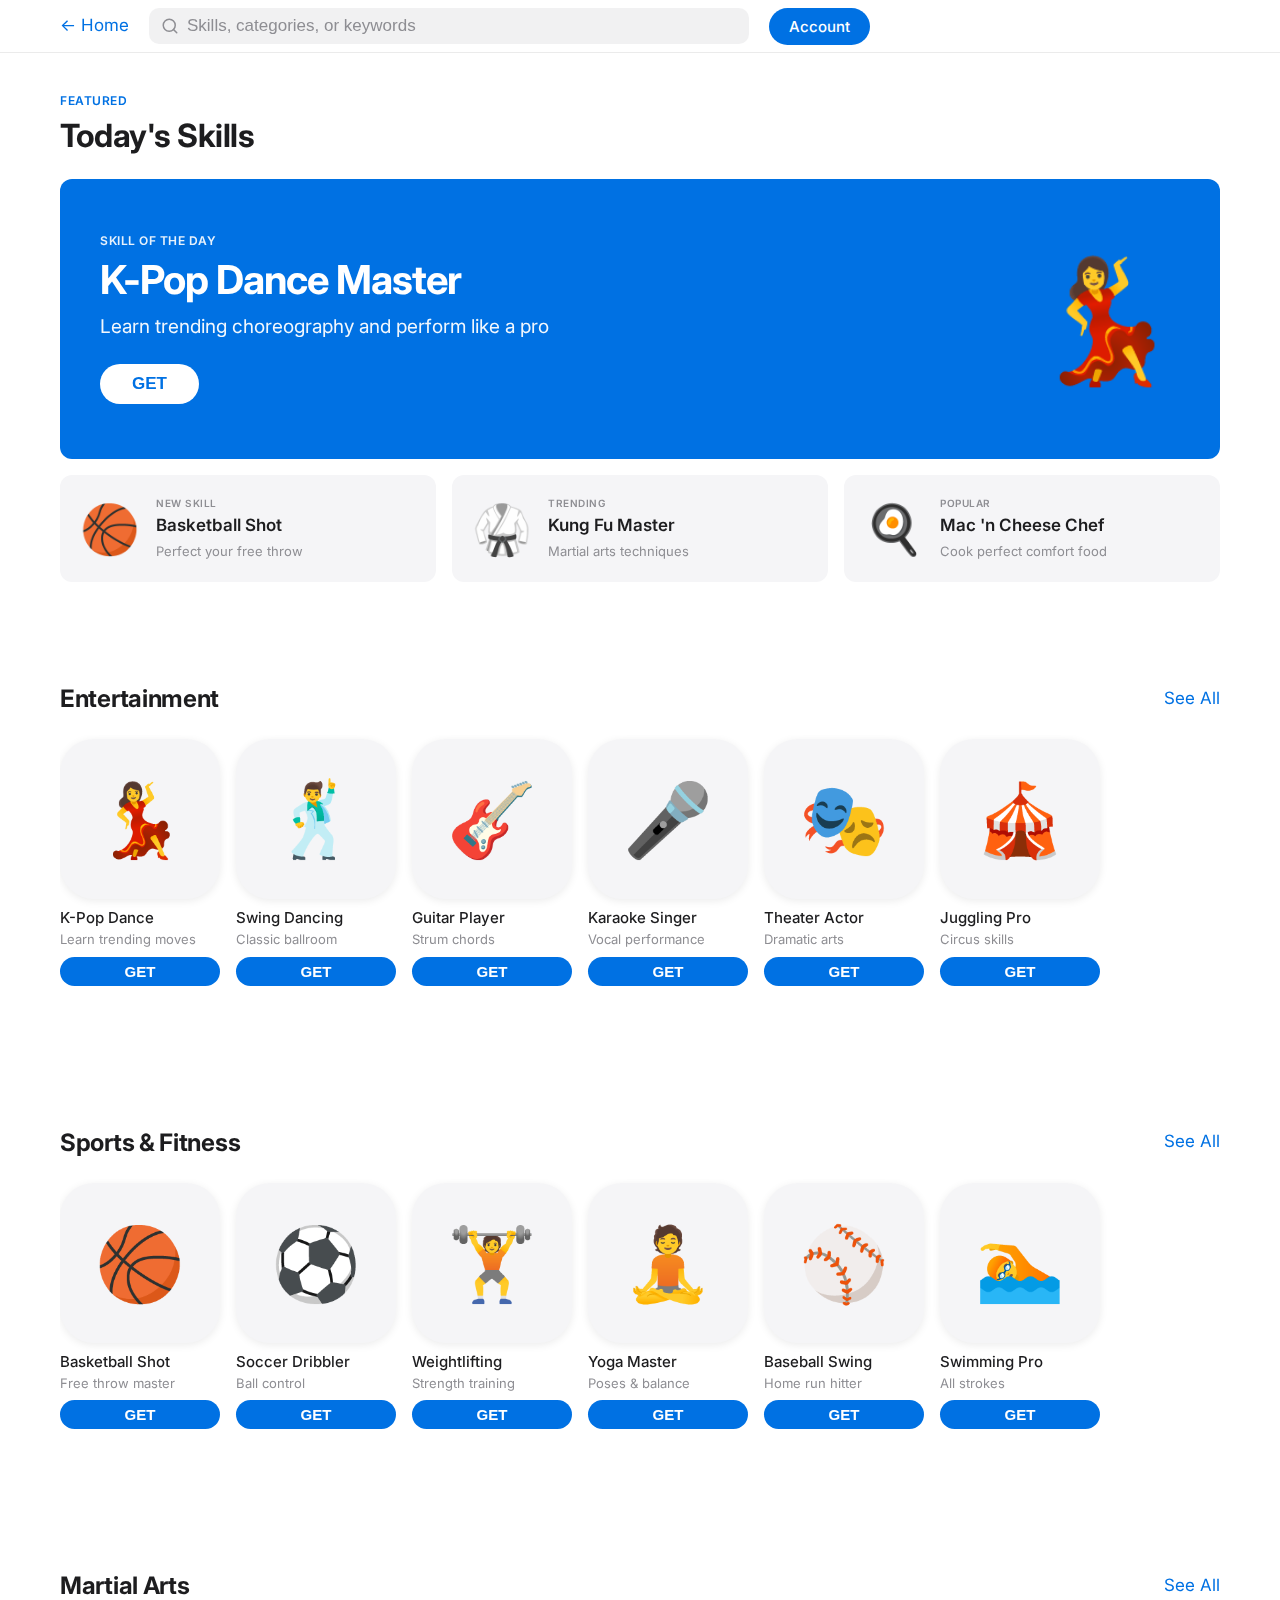
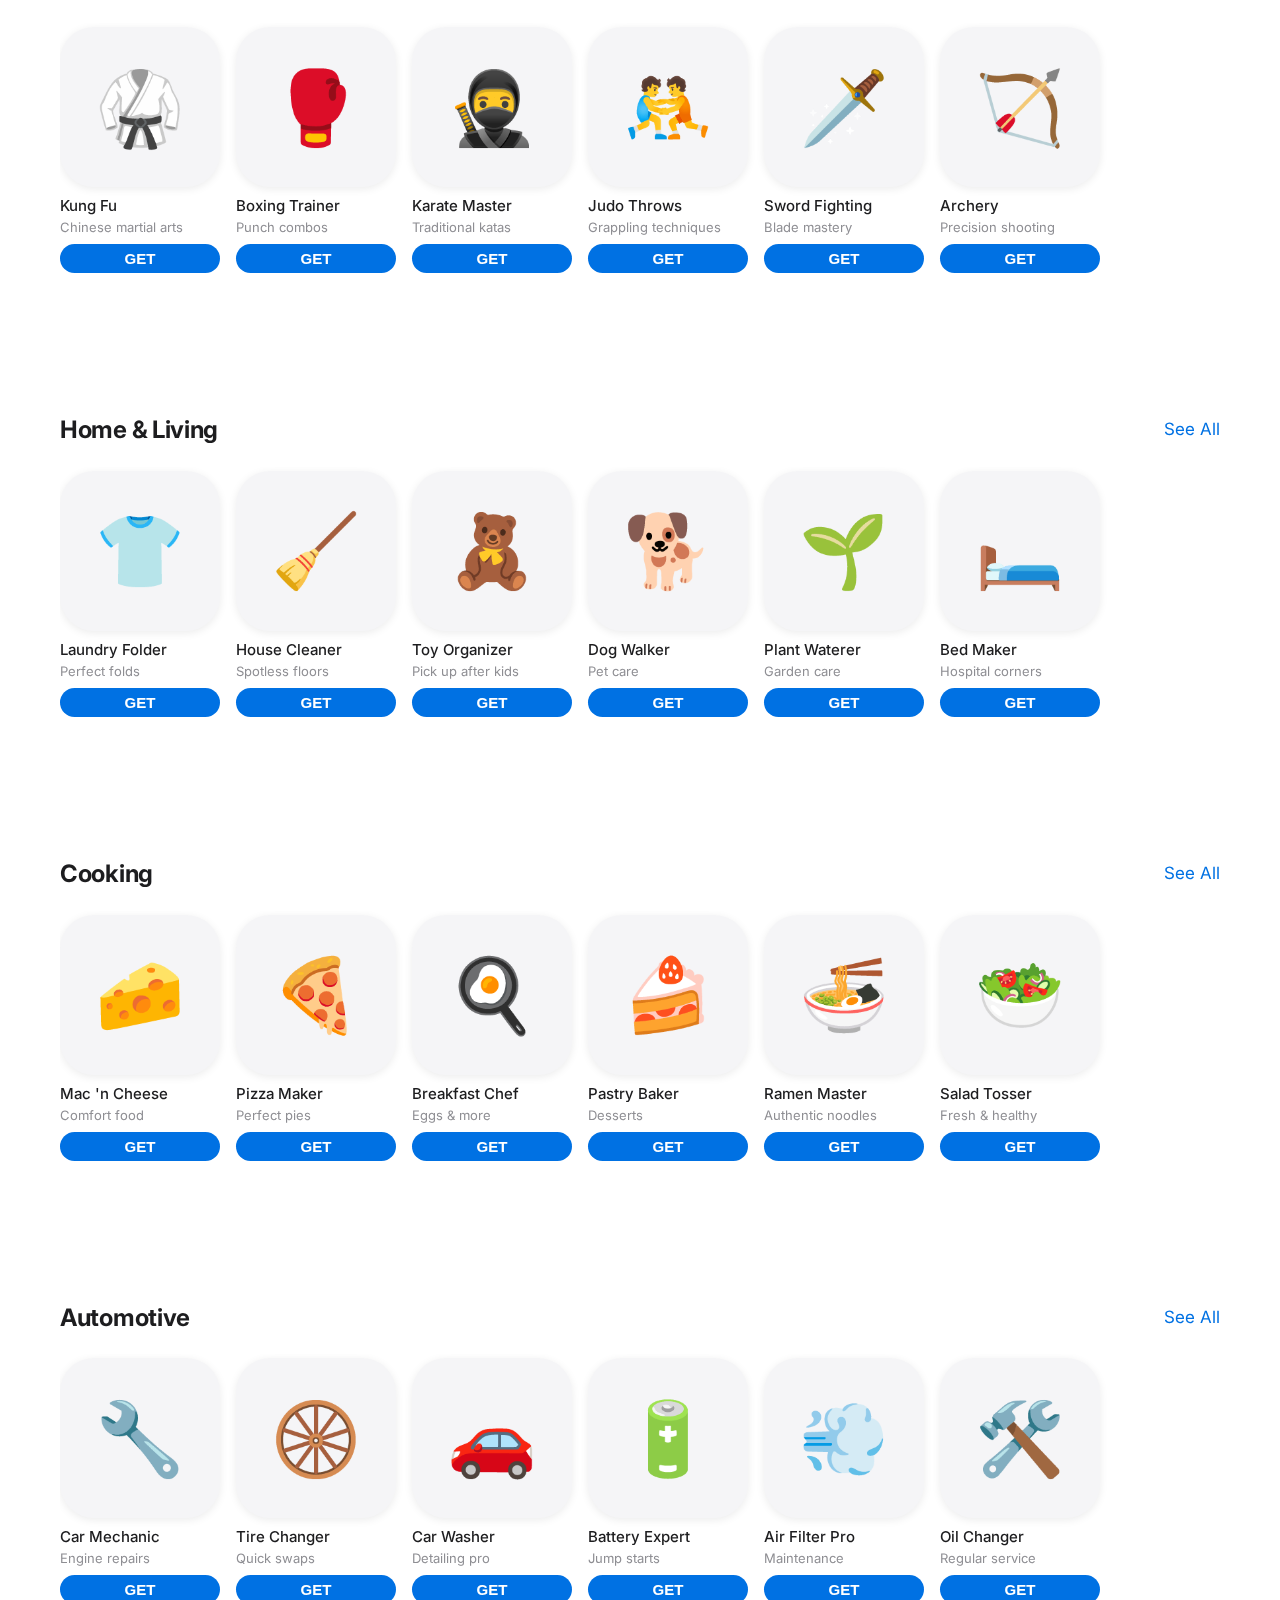
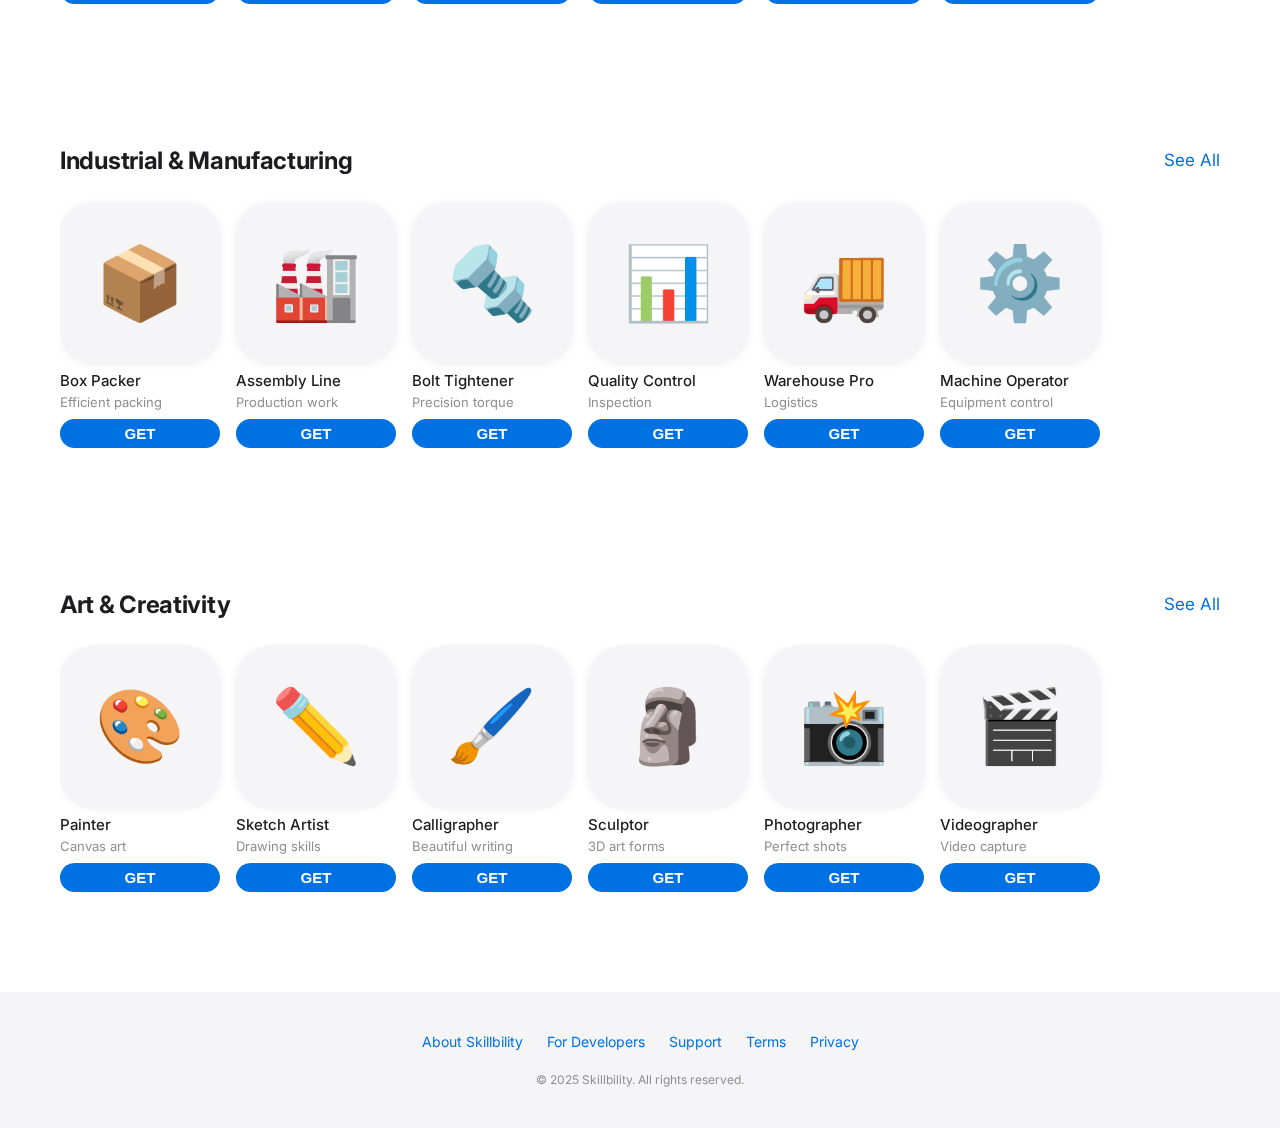
<file: index.html>
<!DOCTYPE html>
<html lang="en">
<head>
    <meta charset="UTF-8">
    <meta name="viewport" content="width=device-width, initial-scale=1.0">
    <title>Skillbility - Robot Skills Store</title>
    <meta name="description" content="Browse and download robot skills instantly">
    <link rel="preconnect" href="https://fonts.googleapis.com">
    <link rel="preconnect" href="https://fonts.gstatic.com" crossorigin>
    <link href="https://fonts.googleapis.com/css2?family=Inter:wght@400;500;600;700&display=swap" rel="stylesheet">
    <link rel="stylesheet" href="styles.css">
</head>
<body>
    <!-- Navigation -->
    <header class="app-header">
        <nav class="app-nav">
            <a href="landing.html" class="nav-back">← Home</a>
            <div class="nav-search">
                <svg width="18" height="18" viewBox="0 0 24 24" fill="none">
                    <circle cx="11" cy="11" r="8" stroke="#8e8e93" stroke-width="2"/>
                    <path d="M21 21L16.65 16.65" stroke="#8e8e93" stroke-width="2" stroke-linecap="round"/>
                </svg>
                <input type="text" placeholder="Skills, categories, or keywords" id="search">
            </div>
            <a href="account.html" class="nav-account">Account</a>
        </nav>
    </header>

    <main class="app-main">
        <!-- Featured Section -->
        <section class="featured-today">
            <div class="section-header">
                <p class="section-eyebrow">FEATURED</p>
                <h1 class="section-title">Today's Skills</h1>
            </div>
            
            <div class="featured-large">
                <div class="featured-card-large">
                    <div class="featured-info">
                        <p class="featured-label">SKILL OF THE DAY</p>
                        <h2>K-Pop Dance Master</h2>
                        <p class="featured-description">Learn trending choreography and perform like a pro</p>
                        <button class="btn-download">GET</button>
                    </div>
                    <div class="featured-icon-large">💃</div>
                </div>
            </div>

            <div class="featured-grid">
                <div class="featured-card-small">
                    <div class="featured-icon-small">🏀</div>
                    <div>
                        <p class="featured-mini-label">NEW SKILL</p>
                        <h3>Basketball Shot</h3>
                        <p class="featured-mini-desc">Perfect your free throw</p>
                    </div>
                </div>
                <div class="featured-card-small">
                    <div class="featured-icon-small">🥋</div>
                    <div>
                        <p class="featured-mini-label">TRENDING</p>
                        <h3>Kung Fu Master</h3>
                        <p class="featured-mini-desc">Martial arts techniques</p>
                    </div>
                </div>
                <div class="featured-card-small">
                    <div class="featured-icon-small">🍳</div>
                    <div>
                        <p class="featured-mini-label">POPULAR</p>
                        <h3>Mac 'n Cheese Chef</h3>
                        <p class="featured-mini-desc">Cook perfect comfort food</p>
                    </div>
                </div>
            </div>
        </section>

        <!-- Entertainment Section -->
        <section class="category-section">
            <div class="section-header-inline">
                <h2>Entertainment</h2>
                <a href="#" class="see-all">See All</a>
            </div>
            <div class="apps-row">
                <div class="app-card">
                    <div class="app-icon">💃</div>
                    <h3 class="app-name">K-Pop Dance</h3>
                    <p class="app-subtitle">Learn trending moves</p>
                    <button class="btn-get">GET</button>
                </div>
                <div class="app-card">
                    <div class="app-icon">🕺</div>
                    <h3 class="app-name">Swing Dancing</h3>
                    <p class="app-subtitle">Classic ballroom</p>
                    <button class="btn-get">GET</button>
                </div>
                <div class="app-card">
                    <div class="app-icon">🎸</div>
                    <h3 class="app-name">Guitar Player</h3>
                    <p class="app-subtitle">Strum chords</p>
                    <button class="btn-get">GET</button>
                </div>
                <div class="app-card">
                    <div class="app-icon">🎤</div>
                    <h3 class="app-name">Karaoke Singer</h3>
                    <p class="app-subtitle">Vocal performance</p>
                    <button class="btn-get">GET</button>
                </div>
                <div class="app-card">
                    <div class="app-icon">🎭</div>
                    <h3 class="app-name">Theater Actor</h3>
                    <p class="app-subtitle">Dramatic arts</p>
                    <button class="btn-get">GET</button>
                </div>
                <div class="app-card">
                    <div class="app-icon">🎪</div>
                    <h3 class="app-name">Juggling Pro</h3>
                    <p class="app-subtitle">Circus skills</p>
                    <button class="btn-get">GET</button>
                </div>
            </div>
        </section>

        <!-- Sports & Fitness Section -->
        <section class="category-section">
            <div class="section-header-inline">
                <h2>Sports & Fitness</h2>
                <a href="#" class="see-all">See All</a>
            </div>
            <div class="apps-row">
                <div class="app-card">
                    <div class="app-icon">🏀</div>
                    <h3 class="app-name">Basketball Shot</h3>
                    <p class="app-subtitle">Free throw master</p>
                    <button class="btn-get">GET</button>
                </div>
                <div class="app-card">
                    <div class="app-icon">⚽</div>
                    <h3 class="app-name">Soccer Dribbler</h3>
                    <p class="app-subtitle">Ball control</p>
                    <button class="btn-get">GET</button>
                </div>
                <div class="app-card">
                    <div class="app-icon">🏋️</div>
                    <h3 class="app-name">Weightlifting</h3>
                    <p class="app-subtitle">Strength training</p>
                    <button class="btn-get">GET</button>
                </div>
                <div class="app-card">
                    <div class="app-icon">🧘</div>
                    <h3 class="app-name">Yoga Master</h3>
                    <p class="app-subtitle">Poses & balance</p>
                    <button class="btn-get">GET</button>
                </div>
                <div class="app-card">
                    <div class="app-icon">⚾</div>
                    <h3 class="app-name">Baseball Swing</h3>
                    <p class="app-subtitle">Home run hitter</p>
                    <button class="btn-get">GET</button>
                </div>
                <div class="app-card">
                    <div class="app-icon">🏊</div>
                    <h3 class="app-name">Swimming Pro</h3>
                    <p class="app-subtitle">All strokes</p>
                    <button class="btn-get">GET</button>
                </div>
            </div>
        </section>

        <!-- Martial Arts Section -->
        <section class="category-section">
            <div class="section-header-inline">
                <h2>Martial Arts</h2>
                <a href="#" class="see-all">See All</a>
            </div>
            <div class="apps-row">
                <div class="app-card">
                    <div class="app-icon">🥋</div>
                    <h3 class="app-name">Kung Fu</h3>
                    <p class="app-subtitle">Chinese martial arts</p>
                    <button class="btn-get">GET</button>
                </div>
                <div class="app-card">
                    <div class="app-icon">🥊</div>
                    <h3 class="app-name">Boxing Trainer</h3>
                    <p class="app-subtitle">Punch combos</p>
                    <button class="btn-get">GET</button>
                </div>
                <div class="app-card">
                    <div class="app-icon">🥷</div>
                    <h3 class="app-name">Karate Master</h3>
                    <p class="app-subtitle">Traditional katas</p>
                    <button class="btn-get">GET</button>
                </div>
                <div class="app-card">
                    <div class="app-icon">🤼</div>
                    <h3 class="app-name">Judo Throws</h3>
                    <p class="app-subtitle">Grappling techniques</p>
                    <button class="btn-get">GET</button>
                </div>
                <div class="app-card">
                    <div class="app-icon">🗡️</div>
                    <h3 class="app-name">Sword Fighting</h3>
                    <p class="app-subtitle">Blade mastery</p>
                    <button class="btn-get">GET</button>
                </div>
                <div class="app-card">
                    <div class="app-icon">🏹</div>
                    <h3 class="app-name">Archery</h3>
                    <p class="app-subtitle">Precision shooting</p>
                    <button class="btn-get">GET</button>
                </div>
            </div>
        </section>

        <!-- Home & Living Section -->
        <section class="category-section">
            <div class="section-header-inline">
                <h2>Home & Living</h2>
                <a href="#" class="see-all">See All</a>
            </div>
            <div class="apps-row">
                <div class="app-card">
                    <div class="app-icon">👕</div>
                    <h3 class="app-name">Laundry Folder</h3>
                    <p class="app-subtitle">Perfect folds</p>
                    <button class="btn-get">GET</button>
                </div>
                <div class="app-card">
                    <div class="app-icon">🧹</div>
                    <h3 class="app-name">House Cleaner</h3>
                    <p class="app-subtitle">Spotless floors</p>
                    <button class="btn-get">GET</button>
                </div>
                <div class="app-card">
                    <div class="app-icon">🧸</div>
                    <h3 class="app-name">Toy Organizer</h3>
                    <p class="app-subtitle">Pick up after kids</p>
                    <button class="btn-get">GET</button>
                </div>
                <div class="app-card">
                    <div class="app-icon">🐕</div>
                    <h3 class="app-name">Dog Walker</h3>
                    <p class="app-subtitle">Pet care</p>
                    <button class="btn-get">GET</button>
                </div>
                <div class="app-card">
                    <div class="app-icon">🌱</div>
                    <h3 class="app-name">Plant Waterer</h3>
                    <p class="app-subtitle">Garden care</p>
                    <button class="btn-get">GET</button>
                </div>
                <div class="app-card">
                    <div class="app-icon">🛏️</div>
                    <h3 class="app-name">Bed Maker</h3>
                    <p class="app-subtitle">Hospital corners</p>
                    <button class="btn-get">GET</button>
                </div>
            </div>
        </section>

        <!-- Cooking Section -->
        <section class="category-section">
            <div class="section-header-inline">
                <h2>Cooking</h2>
                <a href="#" class="see-all">See All</a>
            </div>
            <div class="apps-row">
                <div class="app-card">
                    <div class="app-icon">🧀</div>
                    <h3 class="app-name">Mac 'n Cheese</h3>
                    <p class="app-subtitle">Comfort food</p>
                    <button class="btn-get">GET</button>
                </div>
                <div class="app-card">
                    <div class="app-icon">🍕</div>
                    <h3 class="app-name">Pizza Maker</h3>
                    <p class="app-subtitle">Perfect pies</p>
                    <button class="btn-get">GET</button>
                </div>
                <div class="app-card">
                    <div class="app-icon">🍳</div>
                    <h3 class="app-name">Breakfast Chef</h3>
                    <p class="app-subtitle">Eggs & more</p>
                    <button class="btn-get">GET</button>
                </div>
                <div class="app-card">
                    <div class="app-icon">🍰</div>
                    <h3 class="app-name">Pastry Baker</h3>
                    <p class="app-subtitle">Desserts</p>
                    <button class="btn-get">GET</button>
                </div>
                <div class="app-card">
                    <div class="app-icon">🍜</div>
                    <h3 class="app-name">Ramen Master</h3>
                    <p class="app-subtitle">Authentic noodles</p>
                    <button class="btn-get">GET</button>
                </div>
                <div class="app-card">
                    <div class="app-icon">🥗</div>
                    <h3 class="app-name">Salad Tosser</h3>
                    <p class="app-subtitle">Fresh & healthy</p>
                    <button class="btn-get">GET</button>
                </div>
            </div>
        </section>

        <!-- Automotive Section -->
        <section class="category-section">
            <div class="section-header-inline">
                <h2>Automotive</h2>
                <a href="#" class="see-all">See All</a>
            </div>
            <div class="apps-row">
                <div class="app-card">
                    <div class="app-icon">🔧</div>
                    <h3 class="app-name">Car Mechanic</h3>
                    <p class="app-subtitle">Engine repairs</p>
                    <button class="btn-get">GET</button>
                </div>
                <div class="app-card">
                    <div class="app-icon">🛞</div>
                    <h3 class="app-name">Tire Changer</h3>
                    <p class="app-subtitle">Quick swaps</p>
                    <button class="btn-get">GET</button>
                </div>
                <div class="app-card">
                    <div class="app-icon">🚗</div>
                    <h3 class="app-name">Car Washer</h3>
                    <p class="app-subtitle">Detailing pro</p>
                    <button class="btn-get">GET</button>
                </div>
                <div class="app-card">
                    <div class="app-icon">🔋</div>
                    <h3 class="app-name">Battery Expert</h3>
                    <p class="app-subtitle">Jump starts</p>
                    <button class="btn-get">GET</button>
                </div>
                <div class="app-card">
                    <div class="app-icon">💨</div>
                    <h3 class="app-name">Air Filter Pro</h3>
                    <p class="app-subtitle">Maintenance</p>
                    <button class="btn-get">GET</button>
                </div>
                <div class="app-card">
                    <div class="app-icon">🛠️</div>
                    <h3 class="app-name">Oil Changer</h3>
                    <p class="app-subtitle">Regular service</p>
                    <button class="btn-get">GET</button>
                </div>
            </div>
        </section>

        <!-- Industrial Section -->
        <section class="category-section">
            <div class="section-header-inline">
                <h2>Industrial & Manufacturing</h2>
                <a href="#" class="see-all">See All</a>
            </div>
            <div class="apps-row">
                <div class="app-card">
                    <div class="app-icon">📦</div>
                    <h3 class="app-name">Box Packer</h3>
                    <p class="app-subtitle">Efficient packing</p>
                    <button class="btn-get">GET</button>
                </div>
                <div class="app-card">
                    <div class="app-icon">🏭</div>
                    <h3 class="app-name">Assembly Line</h3>
                    <p class="app-subtitle">Production work</p>
                    <button class="btn-get">GET</button>
                </div>
                <div class="app-card">
                    <div class="app-icon">🔩</div>
                    <h3 class="app-name">Bolt Tightener</h3>
                    <p class="app-subtitle">Precision torque</p>
                    <button class="btn-get">GET</button>
                </div>
                <div class="app-card">
                    <div class="app-icon">📊</div>
                    <h3 class="app-name">Quality Control</h3>
                    <p class="app-subtitle">Inspection</p>
                    <button class="btn-get">GET</button>
                </div>
                <div class="app-card">
                    <div class="app-icon">🚚</div>
                    <h3 class="app-name">Warehouse Pro</h3>
                    <p class="app-subtitle">Logistics</p>
                    <button class="btn-get">GET</button>
                </div>
                <div class="app-card">
                    <div class="app-icon">⚙️</div>
                    <h3 class="app-name">Machine Operator</h3>
                    <p class="app-subtitle">Equipment control</p>
                    <button class="btn-get">GET</button>
                </div>
            </div>
        </section>

        <!-- Art & Creativity Section -->
        <section class="category-section">
            <div class="section-header-inline">
                <h2>Art & Creativity</h2>
                <a href="#" class="see-all">See All</a>
            </div>
            <div class="apps-row">
                <div class="app-card">
                    <div class="app-icon">🎨</div>
                    <h3 class="app-name">Painter</h3>
                    <p class="app-subtitle">Canvas art</p>
                    <button class="btn-get">GET</button>
                </div>
                <div class="app-card">
                    <div class="app-icon">✏️</div>
                    <h3 class="app-name">Sketch Artist</h3>
                    <p class="app-subtitle">Drawing skills</p>
                    <button class="btn-get">GET</button>
                </div>
                <div class="app-card">
                    <div class="app-icon">🖌️</div>
                    <h3 class="app-name">Calligrapher</h3>
                    <p class="app-subtitle">Beautiful writing</p>
                    <button class="btn-get">GET</button>
                </div>
                <div class="app-card">
                    <div class="app-icon">🗿</div>
                    <h3 class="app-name">Sculptor</h3>
                    <p class="app-subtitle">3D art forms</p>
                    <button class="btn-get">GET</button>
                </div>
                <div class="app-card">
                    <div class="app-icon">📸</div>
                    <h3 class="app-name">Photographer</h3>
                    <p class="app-subtitle">Perfect shots</p>
                    <button class="btn-get">GET</button>
                </div>
                <div class="app-card">
                    <div class="app-icon">🎬</div>
                    <h3 class="app-name">Videographer</h3>
                    <p class="app-subtitle">Video capture</p>
                    <button class="btn-get">GET</button>
                </div>
            </div>
        </section>

    </main>

    <footer class="app-footer">
        <div class="footer-content">
            <div class="footer-links">
                <a href="landing.html">About Skillbility</a>
                <a href="#">For Developers</a>
                <a href="#">Support</a>
                <a href="#">Terms</a>
                <a href="#">Privacy</a>
            </div>
            <p class="footer-copyright">© 2025 Skillbility. All rights reserved.</p>
        </div>
    </footer>

    <script src="script.js"></script>
</body>
</html>
</file>
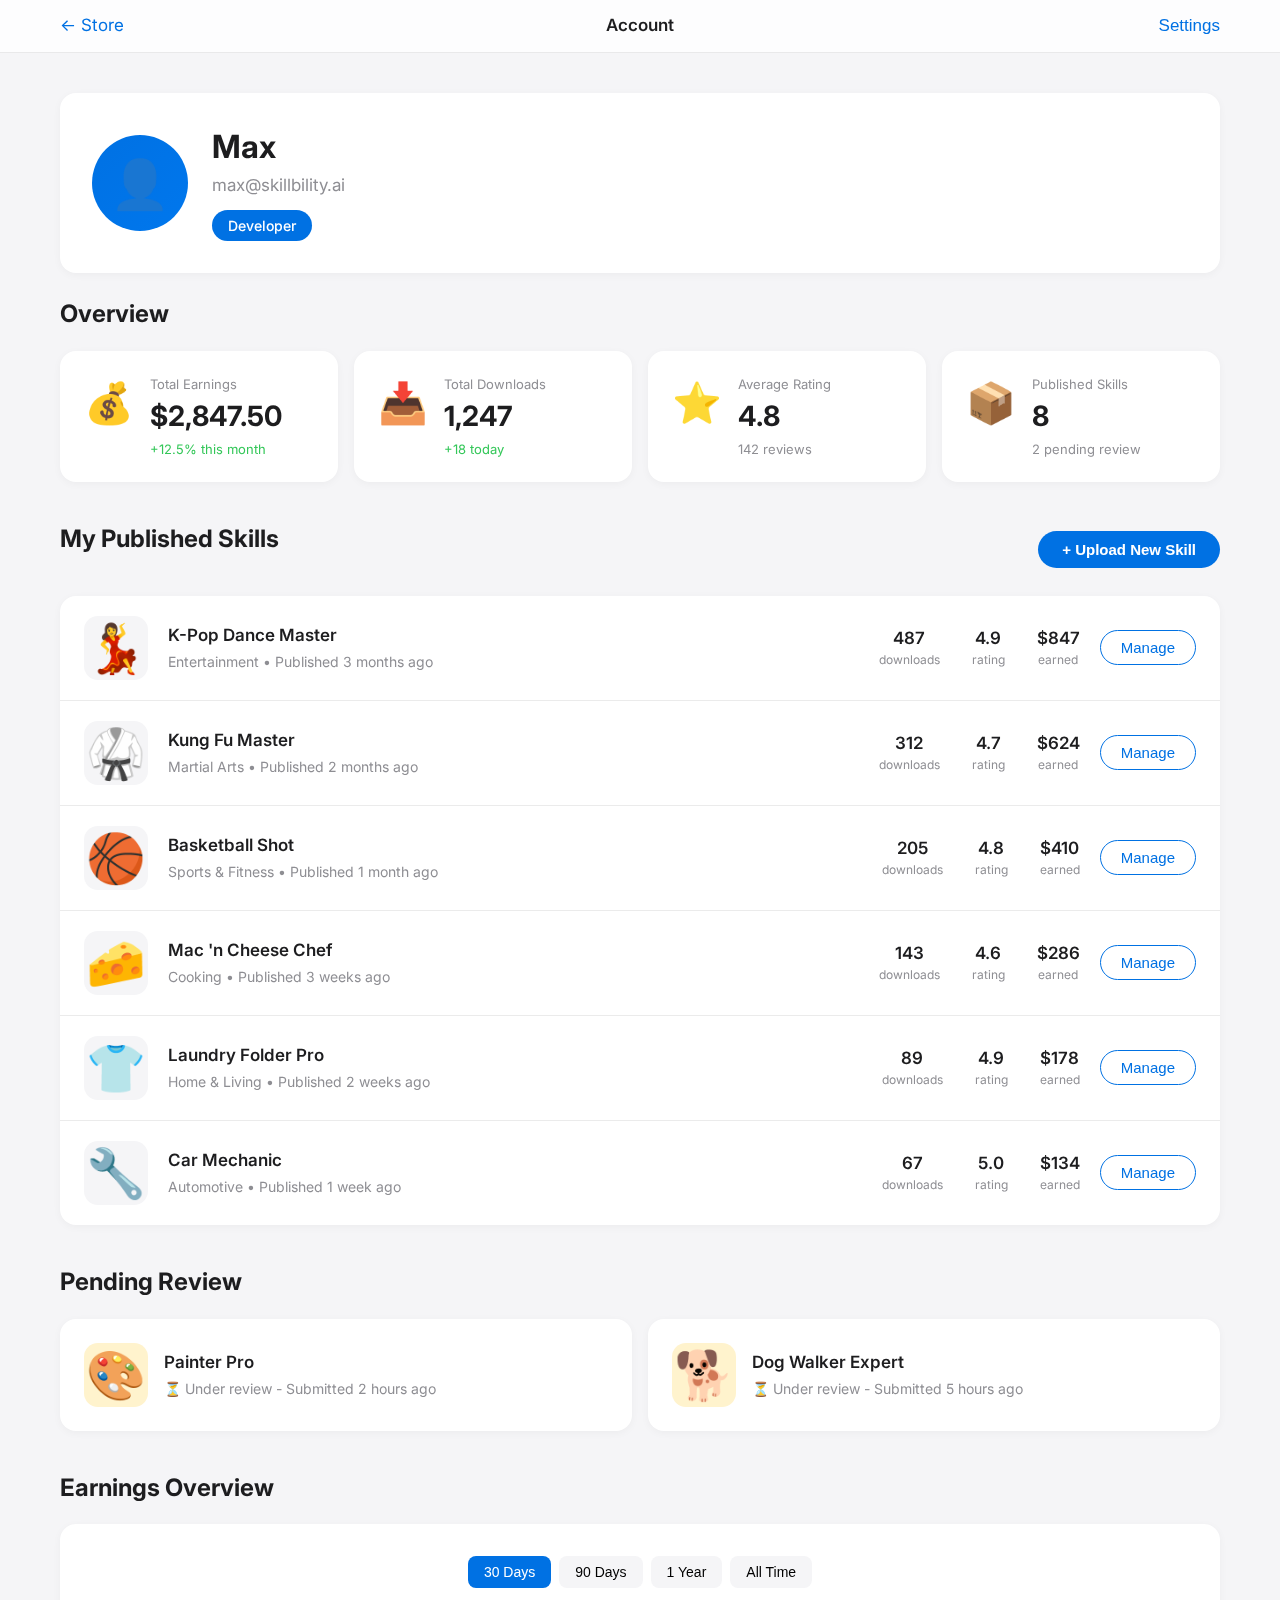
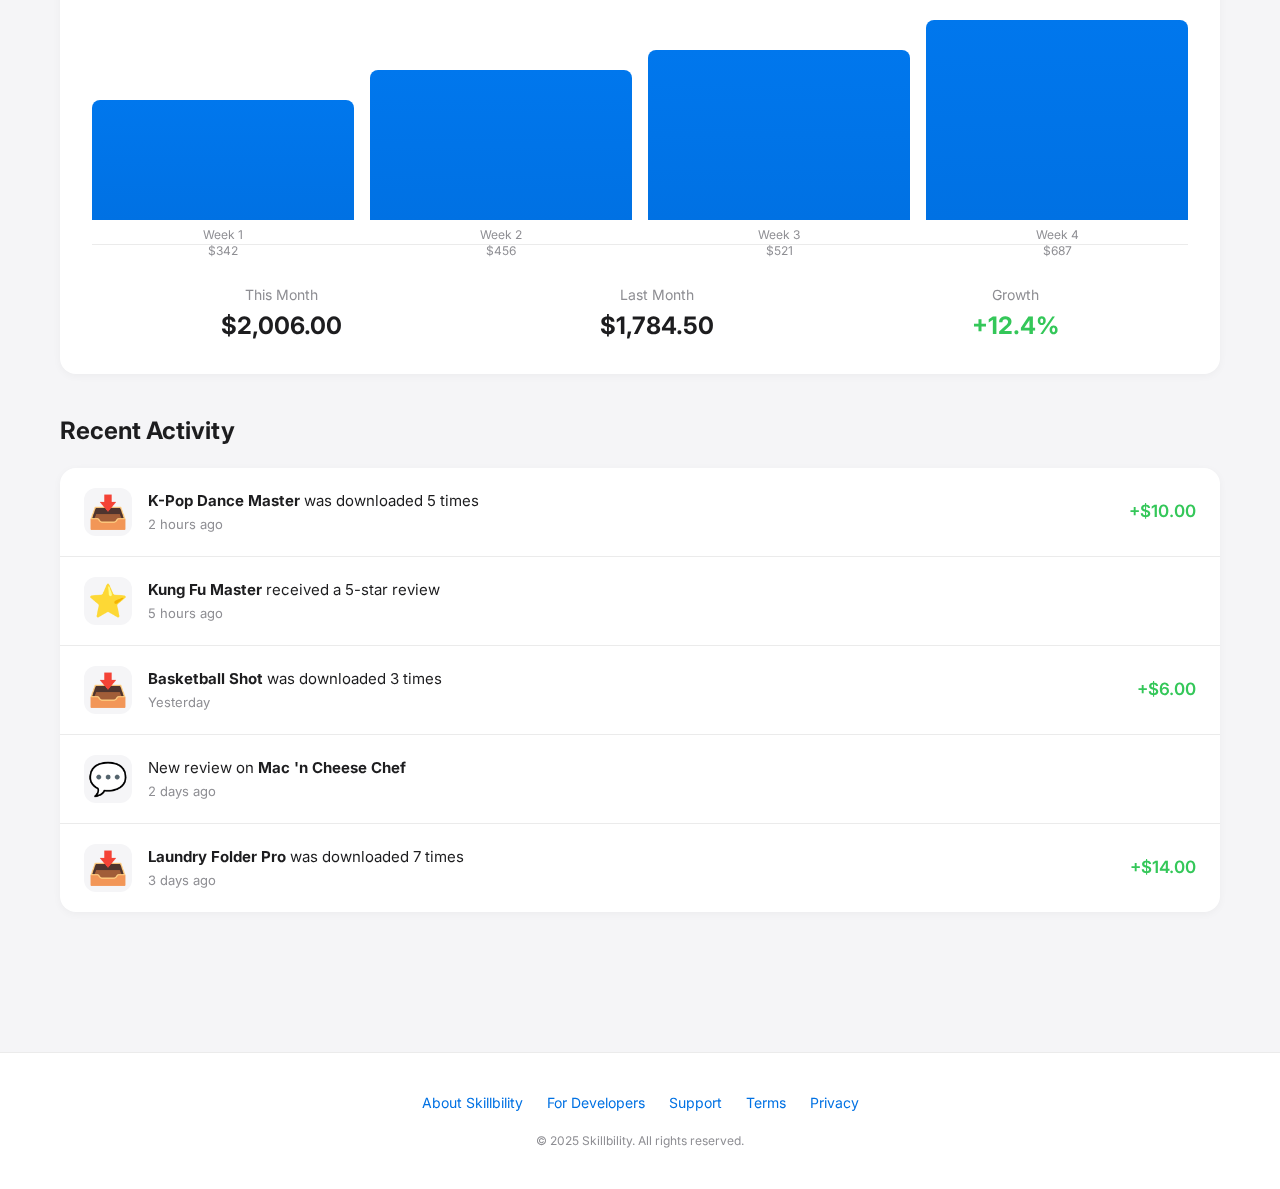
<file: account.html>
<!DOCTYPE html>
<html lang="en">
<head>
    <meta charset="UTF-8">
    <meta name="viewport" content="width=device-width, initial-scale=1.0">
    <title>Account Dashboard - Skillbility</title>
    <link rel="preconnect" href="https://fonts.googleapis.com">
    <link rel="preconnect" href="https://fonts.gstatic.com" crossorigin>
    <link href="https://fonts.googleapis.com/css2?family=Inter:wght@400;500;600;700&display=swap" rel="stylesheet">
    <link rel="stylesheet" href="account-styles.css">
</head>
<body>
    <!-- Navigation -->
    <header class="app-header">
        <nav class="app-nav">
            <a href="index.html" class="nav-back">← Store</a>
            <div class="nav-title">Account</div>
            <button class="nav-settings">Settings</button>
        </nav>
    </header>

    <main class="dashboard-main">
        <!-- User Profile Section -->
        <section class="profile-section">
            <div class="profile-header">
                <div class="profile-avatar">👤</div>
                <div class="profile-info">
                    <h1>Max</h1>
                    <p class="profile-email">max@skillbility.ai</p>
                    <span class="profile-badge">Developer</span>
                </div>
            </div>
        </section>

        <!-- Stats Overview -->
        <section class="stats-section">
            <h2 class="section-title">Overview</h2>
            <div class="stats-grid">
                <div class="stat-card">
                    <div class="stat-icon">💰</div>
                    <div class="stat-info">
                        <p class="stat-label">Total Earnings</p>
                        <h3 class="stat-value">$2,847.50</h3>
                        <p class="stat-change positive">+12.5% this month</p>
                    </div>
                </div>
                <div class="stat-card">
                    <div class="stat-icon">📥</div>
                    <div class="stat-info">
                        <p class="stat-label">Total Downloads</p>
                        <h3 class="stat-value">1,247</h3>
                        <p class="stat-change positive">+18 today</p>
                    </div>
                </div>
                <div class="stat-card">
                    <div class="stat-icon">⭐</div>
                    <div class="stat-info">
                        <p class="stat-label">Average Rating</p>
                        <h3 class="stat-value">4.8</h3>
                        <p class="stat-change">142 reviews</p>
                    </div>
                </div>
                <div class="stat-card">
                    <div class="stat-icon">📦</div>
                    <div class="stat-info">
                        <p class="stat-label">Published Skills</p>
                        <h3 class="stat-value">8</h3>
                        <p class="stat-change">2 pending review</p>
                    </div>
                </div>
            </div>
        </section>

        <!-- My Skills Section -->
        <section class="my-skills-section">
            <div class="section-header-inline">
                <h2 class="section-title">My Published Skills</h2>
                <button class="btn-primary">+ Upload New Skill</button>
            </div>

            <div class="skills-table">
                <div class="skill-row">
                    <div class="skill-icon-small">💃</div>
                    <div class="skill-details">
                        <h3 class="skill-name">K-Pop Dance Master</h3>
                        <p class="skill-meta">Entertainment • Published 3 months ago</p>
                    </div>
                    <div class="skill-stats">
                        <div class="skill-stat">
                            <span class="stat-number">487</span>
                            <span class="stat-text">downloads</span>
                        </div>
                        <div class="skill-stat">
                            <span class="stat-number">4.9</span>
                            <span class="stat-text">rating</span>
                        </div>
                        <div class="skill-stat">
                            <span class="stat-number">$847</span>
                            <span class="stat-text">earned</span>
                        </div>
                    </div>
                    <button class="btn-manage">Manage</button>
                </div>

                <div class="skill-row">
                    <div class="skill-icon-small">🥋</div>
                    <div class="skill-details">
                        <h3 class="skill-name">Kung Fu Master</h3>
                        <p class="skill-meta">Martial Arts • Published 2 months ago</p>
                    </div>
                    <div class="skill-stats">
                        <div class="skill-stat">
                            <span class="stat-number">312</span>
                            <span class="stat-text">downloads</span>
                        </div>
                        <div class="skill-stat">
                            <span class="stat-number">4.7</span>
                            <span class="stat-text">rating</span>
                        </div>
                        <div class="skill-stat">
                            <span class="stat-number">$624</span>
                            <span class="stat-text">earned</span>
                        </div>
                    </div>
                    <button class="btn-manage">Manage</button>
                </div>

                <div class="skill-row">
                    <div class="skill-icon-small">🏀</div>
                    <div class="skill-details">
                        <h3 class="skill-name">Basketball Shot</h3>
                        <p class="skill-meta">Sports & Fitness • Published 1 month ago</p>
                    </div>
                    <div class="skill-stats">
                        <div class="skill-stat">
                            <span class="stat-number">205</span>
                            <span class="stat-text">downloads</span>
                        </div>
                        <div class="skill-stat">
                            <span class="stat-number">4.8</span>
                            <span class="stat-text">rating</span>
                        </div>
                        <div class="skill-stat">
                            <span class="stat-number">$410</span>
                            <span class="stat-text">earned</span>
                        </div>
                    </div>
                    <button class="btn-manage">Manage</button>
                </div>

                <div class="skill-row">
                    <div class="skill-icon-small">🧀</div>
                    <div class="skill-details">
                        <h3 class="skill-name">Mac 'n Cheese Chef</h3>
                        <p class="skill-meta">Cooking • Published 3 weeks ago</p>
                    </div>
                    <div class="skill-stats">
                        <div class="skill-stat">
                            <span class="stat-number">143</span>
                            <span class="stat-text">downloads</span>
                        </div>
                        <div class="skill-stat">
                            <span class="stat-number">4.6</span>
                            <span class="stat-text">rating</span>
                        </div>
                        <div class="skill-stat">
                            <span class="stat-number">$286</span>
                            <span class="stat-text">earned</span>
                        </div>
                    </div>
                    <button class="btn-manage">Manage</button>
                </div>

                <div class="skill-row">
                    <div class="skill-icon-small">👕</div>
                    <div class="skill-details">
                        <h3 class="skill-name">Laundry Folder Pro</h3>
                        <p class="skill-meta">Home & Living • Published 2 weeks ago</p>
                    </div>
                    <div class="skill-stats">
                        <div class="skill-stat">
                            <span class="stat-number">89</span>
                            <span class="stat-text">downloads</span>
                        </div>
                        <div class="skill-stat">
                            <span class="stat-number">4.9</span>
                            <span class="stat-text">rating</span>
                        </div>
                        <div class="skill-stat">
                            <span class="stat-number">$178</span>
                            <span class="stat-text">earned</span>
                        </div>
                    </div>
                    <button class="btn-manage">Manage</button>
                </div>

                <div class="skill-row">
                    <div class="skill-icon-small">🔧</div>
                    <div class="skill-details">
                        <h3 class="skill-name">Car Mechanic</h3>
                        <p class="skill-meta">Automotive • Published 1 week ago</p>
                    </div>
                    <div class="skill-stats">
                        <div class="skill-stat">
                            <span class="stat-number">67</span>
                            <span class="stat-text">downloads</span>
                        </div>
                        <div class="skill-stat">
                            <span class="stat-number">5.0</span>
                            <span class="stat-text">rating</span>
                        </div>
                        <div class="skill-stat">
                            <span class="stat-number">$134</span>
                            <span class="stat-text">earned</span>
                        </div>
                    </div>
                    <button class="btn-manage">Manage</button>
                </div>
            </div>
        </section>

        <!-- Pending Skills -->
        <section class="pending-section">
            <h2 class="section-title">Pending Review</h2>
            <div class="pending-cards">
                <div class="pending-card">
                    <div class="pending-icon">🎨</div>
                    <div class="pending-info">
                        <h3>Painter Pro</h3>
                        <p class="pending-status">⏳ Under review - Submitted 2 hours ago</p>
                    </div>
                </div>
                <div class="pending-card">
                    <div class="pending-icon">🐕</div>
                    <div class="pending-info">
                        <h3>Dog Walker Expert</h3>
                        <p class="pending-status">⏳ Under review - Submitted 5 hours ago</p>
                    </div>
                </div>
            </div>
        </section>

        <!-- Earnings Chart -->
        <section class="earnings-section">
            <h2 class="section-title">Earnings Overview</h2>
            <div class="earnings-card">
                <div class="earnings-period">
                    <button class="period-btn active">30 Days</button>
                    <button class="period-btn">90 Days</button>
                    <button class="period-btn">1 Year</button>
                    <button class="period-btn">All Time</button>
                </div>
                <div class="earnings-chart">
                    <div class="chart-bar" style="height: 60%;">
                        <span class="chart-label">Week 1<br>$342</span>
                    </div>
                    <div class="chart-bar" style="height: 75%;">
                        <span class="chart-label">Week 2<br>$456</span>
                    </div>
                    <div class="chart-bar" style="height: 85%;">
                        <span class="chart-label">Week 3<br>$521</span>
                    </div>
                    <div class="chart-bar" style="height: 100%;">
                        <span class="chart-label">Week 4<br>$687</span>
                    </div>
                </div>
                <div class="earnings-summary">
                    <div class="summary-item">
                        <p class="summary-label">This Month</p>
                        <p class="summary-value">$2,006.00</p>
                    </div>
                    <div class="summary-item">
                        <p class="summary-label">Last Month</p>
                        <p class="summary-value">$1,784.50</p>
                    </div>
                    <div class="summary-item">
                        <p class="summary-label">Growth</p>
                        <p class="summary-value positive">+12.4%</p>
                    </div>
                </div>
            </div>
        </section>

        <!-- Recent Activity -->
        <section class="activity-section">
            <h2 class="section-title">Recent Activity</h2>
            <div class="activity-list">
                <div class="activity-item">
                    <div class="activity-icon">📥</div>
                    <div class="activity-info">
                        <p class="activity-text"><strong>K-Pop Dance Master</strong> was downloaded 5 times</p>
                        <p class="activity-time">2 hours ago</p>
                    </div>
                    <div class="activity-amount">+$10.00</div>
                </div>
                <div class="activity-item">
                    <div class="activity-icon">⭐</div>
                    <div class="activity-info">
                        <p class="activity-text"><strong>Kung Fu Master</strong> received a 5-star review</p>
                        <p class="activity-time">5 hours ago</p>
                    </div>
                </div>
                <div class="activity-item">
                    <div class="activity-icon">📥</div>
                    <div class="activity-info">
                        <p class="activity-text"><strong>Basketball Shot</strong> was downloaded 3 times</p>
                        <p class="activity-time">Yesterday</p>
                    </div>
                    <div class="activity-amount">+$6.00</div>
                </div>
                <div class="activity-item">
                    <div class="activity-icon">💬</div>
                    <div class="activity-info">
                        <p class="activity-text">New review on <strong>Mac 'n Cheese Chef</strong></p>
                        <p class="activity-time">2 days ago</p>
                    </div>
                </div>
                <div class="activity-item">
                    <div class="activity-icon">📥</div>
                    <div class="activity-info">
                        <p class="activity-text"><strong>Laundry Folder Pro</strong> was downloaded 7 times</p>
                        <p class="activity-time">3 days ago</p>
                    </div>
                    <div class="activity-amount">+$14.00</div>
                </div>
            </div>
        </section>

    </main>

    <footer class="app-footer">
        <div class="footer-content">
            <div class="footer-links">
                <a href="landing.html">About Skillbility</a>
                <a href="#">For Developers</a>
                <a href="#">Support</a>
                <a href="#">Terms</a>
                <a href="#">Privacy</a>
            </div>
            <p class="footer-copyright">© 2025 Skillbility. All rights reserved.</p>
        </div>
    </footer>

</body>
</html>
</file>
<file: styles.css>
/* Reset and Base Styles */
* {
    margin: 0;
    padding: 0;
    box-sizing: border-box;
}

body {
    font-family: -apple-system, BlinkMacSystemFont, 'Inter', 'SF Pro Display', 'Segoe UI', sans-serif;
    background-color: #ffffff;
    color: #1d1d1f;
    line-height: 1.4;
    -webkit-font-smoothing: antialiased;
}

/* Header Navigation */
.app-header {
    position: sticky;
    top: 0;
    background-color: rgba(255, 255, 255, 0.8);
    backdrop-filter: saturate(180%) blur(20px);
    border-bottom: 0.5px solid rgba(0, 0, 0, 0.08);
    z-index: 100;
}

.app-nav {
    max-width: 1200px;
    margin: 0 auto;
    padding: 0 20px;
    height: 52px;
    display: flex;
    align-items: center;
    gap: 20px;
}

.nav-back {
    color: #0071e3;
    text-decoration: none;
    font-size: 17px;
    font-weight: 400;
    white-space: nowrap;
}

.nav-search {
    flex: 1;
    max-width: 600px;
    background-color: rgba(142, 142, 147, 0.12);
    border-radius: 10px;
    padding: 8px 12px;
    display: flex;
    align-items: center;
    gap: 8px;
}

.nav-search input {
    flex: 1;
    border: none;
    background: transparent;
    outline: none;
    font-size: 17px;
    color: #1d1d1f;
}

.nav-search input::placeholder {
    color: #8e8e93;
}

.nav-account {
    background-color: #0071e3;
    color: white;
    border: none;
    border-radius: 980px;
    padding: 8px 20px;
    font-size: 15px;
    font-weight: 500;
    cursor: pointer;
    white-space: nowrap;
    text-decoration: none;
    display: inline-block;
}

.nav-account:hover {
    background-color: #0077ed;
}

/* Main Content */
.app-main {
    max-width: 1200px;
    margin: 0 auto;
    padding: 0 20px;
}

/* Section Headers */
.section-header {
    margin: 40px 0 20px;
}

.section-eyebrow {
    color: #0071e3;
    font-size: 12px;
    font-weight: 600;
    letter-spacing: 0.5px;
    text-transform: uppercase;
    margin-bottom: 4px;
}

.section-title {
    font-size: 32px;
    font-weight: 700;
    letter-spacing: -0.5px;
    margin-bottom: 8px;
}

.section-header-inline {
    display: flex;
    justify-content: space-between;
    align-items: center;
    margin: 40px 0 20px;
}

.section-header-inline h2 {
    font-size: 24px;
    font-weight: 700;
    letter-spacing: -0.3px;
}

.see-all {
    color: #0071e3;
    text-decoration: none;
    font-size: 17px;
    font-weight: 400;
}

.see-all:hover {
    text-decoration: underline;
}

/* Featured Today Section */
.featured-today {
    margin-top: 20px;
}

.featured-large {
    margin: 20px 0 16px;
}

.featured-card-large {
    background: #0071e3;
    border-radius: 12px;
    padding: 40px;
    display: flex;
    justify-content: space-between;
    align-items: center;
    color: white;
    min-height: 280px;
}

.featured-info {
    max-width: 50%;
}

.featured-label {
    font-size: 12px;
    font-weight: 600;
    letter-spacing: 0.5px;
    text-transform: uppercase;
    opacity: 0.9;
    margin-bottom: 8px;
}

.featured-card-large h2 {
    font-size: 40px;
    font-weight: 700;
    letter-spacing: -1px;
    margin-bottom: 12px;
    line-height: 1.1;
}

.featured-description {
    font-size: 19px;
    line-height: 1.4;
    opacity: 0.95;
    margin-bottom: 24px;
}

.btn-download {
    background-color: white;
    color: #0071e3;
    border: none;
    border-radius: 980px;
    padding: 10px 32px;
    font-size: 17px;
    font-weight: 600;
    cursor: pointer;
    transition: opacity 0.2s;
}

.btn-download:hover {
    opacity: 0.9;
}

.featured-icon-large {
    font-size: 120px;
    line-height: 1;
}

/* Featured Grid */
.featured-grid {
    display: grid;
    grid-template-columns: repeat(3, 1fr);
    gap: 16px;
    margin-bottom: 20px;
}

.featured-card-small {
    background-color: #f5f5f7;
    border-radius: 12px;
    padding: 20px;
    display: flex;
    gap: 16px;
    align-items: center;
    cursor: pointer;
    transition: background-color 0.2s;
}

.featured-card-small:hover {
    background-color: #e8e8ed;
}

.featured-icon-small {
    font-size: 48px;
    flex-shrink: 0;
}

.featured-mini-label {
    font-size: 10px;
    font-weight: 600;
    letter-spacing: 0.5px;
    text-transform: uppercase;
    color: #8e8e93;
    margin-bottom: 4px;
}

.featured-card-small h3 {
    font-size: 17px;
    font-weight: 600;
    margin-bottom: 4px;
}

.featured-mini-desc {
    font-size: 13px;
    color: #8e8e93;
}

/* Category Sections */
.category-section {
    margin: 40px 0;
    padding: 20px 0;
}

/* Apps Row - Horizontal Scroll */
.apps-row {
    display: flex;
    gap: 16px;
    overflow-x: auto;
    overflow-y: hidden;
    scroll-behavior: smooth;
    padding: 4px 0 20px 0;
    -webkit-overflow-scrolling: touch;
}

.apps-row::-webkit-scrollbar {
    height: 8px;
}

.apps-row::-webkit-scrollbar-track {
    background: transparent;
}

.apps-row::-webkit-scrollbar-thumb {
    background: rgba(0, 0, 0, 0.2);
    border-radius: 4px;
}

.apps-row::-webkit-scrollbar-thumb:hover {
    background: rgba(0, 0, 0, 0.3);
}

/* App Card */
.app-card {
    min-width: 160px;
    max-width: 160px;
    flex-shrink: 0;
    cursor: pointer;
}

.app-icon {
    width: 160px;
    height: 160px;
    border-radius: 34px;
    background-color: #f5f5f7;
    display: flex;
    align-items: center;
    justify-content: center;
    font-size: 72px;
    margin-bottom: 8px;
    transition: transform 0.2s;
    box-shadow: 0 2px 8px rgba(0, 0, 0, 0.08);
}

.app-card:hover .app-icon {
    transform: scale(1.02);
}

.app-name {
    font-size: 15px;
    font-weight: 500;
    margin-bottom: 2px;
    overflow: hidden;
    text-overflow: ellipsis;
    white-space: nowrap;
}

.app-subtitle {
    font-size: 13px;
    color: #8e8e93;
    margin-bottom: 8px;
    overflow: hidden;
    text-overflow: ellipsis;
    white-space: nowrap;
}

.btn-get {
    background-color: #0071e3;
    color: white;
    border: none;
    border-radius: 980px;
    padding: 6px 20px;
    font-size: 15px;
    font-weight: 600;
    cursor: pointer;
    transition: background-color 0.2s;
    width: 100%;
}

.btn-get:hover {
    background-color: #0077ed;
}

/* Footer */
.app-footer {
    background-color: #f5f5f7;
    margin-top: 60px;
    padding: 40px 20px;
}

.footer-content {
    max-width: 1200px;
    margin: 0 auto;
    text-align: center;
}

.footer-links {
    display: flex;
    justify-content: center;
    gap: 24px;
    flex-wrap: wrap;
    margin-bottom: 20px;
}

.footer-links a {
    color: #0071e3;
    text-decoration: none;
    font-size: 14px;
}

.footer-links a:hover {
    text-decoration: underline;
}

.footer-copyright {
    font-size: 12px;
    color: #8e8e93;
}

/* Responsive Design */
@media (max-width: 1024px) {
    .featured-card-large {
        flex-direction: column;
        text-align: center;
        padding: 32px;
    }

    .featured-info {
        max-width: 100%;
        margin-bottom: 20px;
    }

    .featured-icon-large {
        font-size: 100px;
    }
}

@media (max-width: 768px) {
    .app-nav {
        flex-wrap: wrap;
        height: auto;
        padding: 12px 20px;
    }

    .nav-search {
        order: 3;
        width: 100%;
        margin-top: 8px;
    }

    .featured-grid {
        grid-template-columns: 1fr;
    }

    .featured-card-large h2 {
        font-size: 32px;
    }

    .section-title {
        font-size: 28px;
    }

    .section-header-inline h2 {
        font-size: 21px;
    }

    .app-card {
        min-width: 140px;
        max-width: 140px;
    }

    .app-icon {
        width: 140px;
        height: 140px;
        border-radius: 30px;
        font-size: 64px;
    }
}

@media (max-width: 480px) {
    .app-main {
        padding: 0 16px;
    }

    .featured-card-large {
        padding: 24px;
        min-height: 240px;
    }

    .featured-card-large h2 {
        font-size: 28px;
    }

    .featured-description {
        font-size: 17px;
    }

    .app-card {
        min-width: 120px;
        max-width: 120px;
    }

    .app-icon {
        width: 120px;
        height: 120px;
        border-radius: 26px;
        font-size: 56px;
    }
}
</file>
<file: account-styles.css>
/* Reset and Base Styles */
* {
    margin: 0;
    padding: 0;
    box-sizing: border-box;
}

body {
    font-family: -apple-system, BlinkMacSystemFont, 'Inter', 'SF Pro Display', 'Segoe UI', sans-serif;
    background-color: #f5f5f7;
    color: #1d1d1f;
    line-height: 1.4;
    -webkit-font-smoothing: antialiased;
}

/* Header Navigation */
.app-header {
    position: sticky;
    top: 0;
    background-color: rgba(255, 255, 255, 0.8);
    backdrop-filter: saturate(180%) blur(20px);
    border-bottom: 0.5px solid rgba(0, 0, 0, 0.08);
    z-index: 100;
}

.app-nav {
    max-width: 1200px;
    margin: 0 auto;
    padding: 0 20px;
    height: 52px;
    display: flex;
    align-items: center;
    justify-content: space-between;
}

.nav-back {
    color: #0071e3;
    text-decoration: none;
    font-size: 17px;
    font-weight: 400;
}

.nav-title {
    font-size: 17px;
    font-weight: 600;
    position: absolute;
    left: 50%;
    transform: translateX(-50%);
}

.nav-settings {
    background-color: transparent;
    color: #0071e3;
    border: none;
    font-size: 17px;
    cursor: pointer;
    font-weight: 400;
}

/* Main Dashboard */
.dashboard-main {
    max-width: 1200px;
    margin: 0 auto;
    padding: 40px 20px;
}

/* Profile Section */
.profile-section {
    background-color: white;
    border-radius: 16px;
    padding: 32px;
    margin-bottom: 24px;
    box-shadow: 0 2px 8px rgba(0, 0, 0, 0.04);
}

.profile-header {
    display: flex;
    align-items: center;
    gap: 24px;
}

.profile-avatar {
    width: 96px;
    height: 96px;
    border-radius: 50%;
    background: linear-gradient(135deg, #0071e3 0%, #0077ed 100%);
    display: flex;
    align-items: center;
    justify-content: center;
    font-size: 48px;
    color: white;
}

.profile-info h1 {
    font-size: 32px;
    font-weight: 700;
    margin-bottom: 4px;
}

.profile-email {
    color: #8e8e93;
    font-size: 17px;
    margin-bottom: 12px;
}

.profile-badge {
    display: inline-block;
    background-color: #0071e3;
    color: white;
    padding: 6px 16px;
    border-radius: 980px;
    font-size: 14px;
    font-weight: 500;
}

/* Stats Section */
.stats-section {
    margin-bottom: 40px;
}

.section-title {
    font-size: 24px;
    font-weight: 700;
    margin-bottom: 20px;
}

.stats-grid {
    display: grid;
    grid-template-columns: repeat(4, 1fr);
    gap: 16px;
}

.stat-card {
    background-color: white;
    border-radius: 16px;
    padding: 24px;
    display: flex;
    gap: 16px;
    box-shadow: 0 2px 8px rgba(0, 0, 0, 0.04);
}

.stat-icon {
    font-size: 40px;
    flex-shrink: 0;
}

.stat-info {
    flex: 1;
}

.stat-label {
    font-size: 13px;
    color: #8e8e93;
    margin-bottom: 4px;
}

.stat-value {
    font-size: 28px;
    font-weight: 700;
    margin-bottom: 4px;
}

.stat-change {
    font-size: 13px;
    color: #8e8e93;
}

.stat-change.positive {
    color: #34c759;
}

/* My Skills Section */
.my-skills-section {
    margin-bottom: 40px;
}

.section-header-inline {
    display: flex;
    justify-content: space-between;
    align-items: center;
    margin-bottom: 20px;
}

.btn-primary {
    background-color: #0071e3;
    color: white;
    border: none;
    border-radius: 980px;
    padding: 10px 24px;
    font-size: 15px;
    font-weight: 600;
    cursor: pointer;
    transition: background-color 0.2s;
}

.btn-primary:hover {
    background-color: #0077ed;
}

/* Skills Table */
.skills-table {
    background-color: white;
    border-radius: 16px;
    overflow: hidden;
    box-shadow: 0 2px 8px rgba(0, 0, 0, 0.04);
}

.skill-row {
    display: flex;
    align-items: center;
    padding: 20px 24px;
    border-bottom: 0.5px solid rgba(0, 0, 0, 0.08);
    gap: 20px;
    transition: background-color 0.2s;
}

.skill-row:last-child {
    border-bottom: none;
}

.skill-row:hover {
    background-color: #f5f5f7;
}

.skill-icon-small {
    font-size: 48px;
    width: 64px;
    height: 64px;
    background-color: #f5f5f7;
    border-radius: 14px;
    display: flex;
    align-items: center;
    justify-content: center;
    flex-shrink: 0;
}

.skill-details {
    flex: 1;
    min-width: 0;
}

.skill-name {
    font-size: 17px;
    font-weight: 600;
    margin-bottom: 4px;
}

.skill-meta {
    font-size: 14px;
    color: #8e8e93;
}

.skill-stats {
    display: flex;
    gap: 32px;
}

.skill-stat {
    display: flex;
    flex-direction: column;
    align-items: center;
}

.stat-number {
    font-size: 17px;
    font-weight: 600;
    margin-bottom: 2px;
}

.stat-text {
    font-size: 12px;
    color: #8e8e93;
}

.btn-manage {
    background-color: transparent;
    color: #0071e3;
    border: 1px solid #0071e3;
    border-radius: 980px;
    padding: 8px 20px;
    font-size: 15px;
    font-weight: 500;
    cursor: pointer;
    transition: all 0.2s;
    white-space: nowrap;
}

.btn-manage:hover {
    background-color: #0071e3;
    color: white;
}

/* Pending Section */
.pending-section {
    margin-bottom: 40px;
}

.pending-cards {
    display: grid;
    grid-template-columns: repeat(2, 1fr);
    gap: 16px;
}

.pending-card {
    background-color: white;
    border-radius: 16px;
    padding: 24px;
    display: flex;
    gap: 16px;
    align-items: center;
    box-shadow: 0 2px 8px rgba(0, 0, 0, 0.04);
}

.pending-icon {
    font-size: 48px;
    width: 64px;
    height: 64px;
    background-color: #fff3cd;
    border-radius: 14px;
    display: flex;
    align-items: center;
    justify-content: center;
}

.pending-info h3 {
    font-size: 17px;
    font-weight: 600;
    margin-bottom: 4px;
}

.pending-status {
    font-size: 14px;
    color: #8e8e93;
}

/* Earnings Section */
.earnings-section {
    margin-bottom: 40px;
}

.earnings-card {
    background-color: white;
    border-radius: 16px;
    padding: 32px;
    box-shadow: 0 2px 8px rgba(0, 0, 0, 0.04);
}

.earnings-period {
    display: flex;
    gap: 8px;
    margin-bottom: 32px;
    justify-content: center;
}

.period-btn {
    background-color: #f5f5f7;
    border: none;
    border-radius: 8px;
    padding: 8px 16px;
    font-size: 14px;
    font-weight: 500;
    cursor: pointer;
    transition: all 0.2s;
}

.period-btn.active {
    background-color: #0071e3;
    color: white;
}

.period-btn:hover:not(.active) {
    background-color: #e8e8ed;
}

.earnings-chart {
    display: flex;
    align-items: flex-end;
    justify-content: space-around;
    height: 200px;
    margin-bottom: 24px;
    gap: 16px;
}

.chart-bar {
    flex: 1;
    background: linear-gradient(to top, #0071e3, #0077ed);
    border-radius: 8px 8px 0 0;
    position: relative;
    min-height: 40px;
    display: flex;
    align-items: flex-end;
    justify-content: center;
    transition: all 0.3s;
}

.chart-bar:hover {
    opacity: 0.8;
}

.chart-label {
    position: absolute;
    bottom: -40px;
    font-size: 12px;
    color: #8e8e93;
    text-align: center;
    white-space: nowrap;
}

.earnings-summary {
    display: flex;
    justify-content: space-around;
    padding-top: 40px;
    border-top: 0.5px solid rgba(0, 0, 0, 0.08);
}

.summary-item {
    text-align: center;
}

.summary-label {
    font-size: 14px;
    color: #8e8e93;
    margin-bottom: 4px;
}

.summary-value {
    font-size: 24px;
    font-weight: 700;
}

.summary-value.positive {
    color: #34c759;
}

/* Activity Section */
.activity-section {
    margin-bottom: 40px;
}

.activity-list {
    background-color: white;
    border-radius: 16px;
    overflow: hidden;
    box-shadow: 0 2px 8px rgba(0, 0, 0, 0.04);
}

.activity-item {
    display: flex;
    align-items: center;
    padding: 20px 24px;
    border-bottom: 0.5px solid rgba(0, 0, 0, 0.08);
    gap: 16px;
}

.activity-item:last-child {
    border-bottom: none;
}

.activity-icon {
    font-size: 32px;
    width: 48px;
    height: 48px;
    background-color: #f5f5f7;
    border-radius: 12px;
    display: flex;
    align-items: center;
    justify-content: center;
    flex-shrink: 0;
}

.activity-info {
    flex: 1;
}

.activity-text {
    font-size: 15px;
    margin-bottom: 4px;
}

.activity-time {
    font-size: 13px;
    color: #8e8e93;
}

.activity-amount {
    font-size: 17px;
    font-weight: 600;
    color: #34c759;
}

/* Footer */
.app-footer {
    background-color: white;
    margin-top: 60px;
    padding: 40px 20px;
    border-top: 0.5px solid rgba(0, 0, 0, 0.08);
}

.footer-content {
    max-width: 1200px;
    margin: 0 auto;
    text-align: center;
}

.footer-links {
    display: flex;
    justify-content: center;
    gap: 24px;
    flex-wrap: wrap;
    margin-bottom: 20px;
}

.footer-links a {
    color: #0071e3;
    text-decoration: none;
    font-size: 14px;
}

.footer-links a:hover {
    text-decoration: underline;
}

.footer-copyright {
    font-size: 12px;
    color: #8e8e93;
}

/* Responsive Design */
@media (max-width: 1024px) {
    .stats-grid {
        grid-template-columns: repeat(2, 1fr);
    }

    .skill-stats {
        gap: 20px;
    }
}

@media (max-width: 768px) {
    .stats-grid {
        grid-template-columns: 1fr;
    }

    .pending-cards {
        grid-template-columns: 1fr;
    }

    .skill-row {
        flex-wrap: wrap;
    }

    .skill-stats {
        width: 100%;
        justify-content: space-around;
    }

    .profile-header {
        flex-direction: column;
        text-align: center;
    }

    .nav-title {
        position: static;
        transform: none;
    }
}

@media (max-width: 480px) {
    .dashboard-main {
        padding: 20px 16px;
    }

    .profile-section {
        padding: 24px;
    }

    .stat-card {
        padding: 16px;
    }

    .skill-row {
        padding: 16px;
    }
}
</file>
